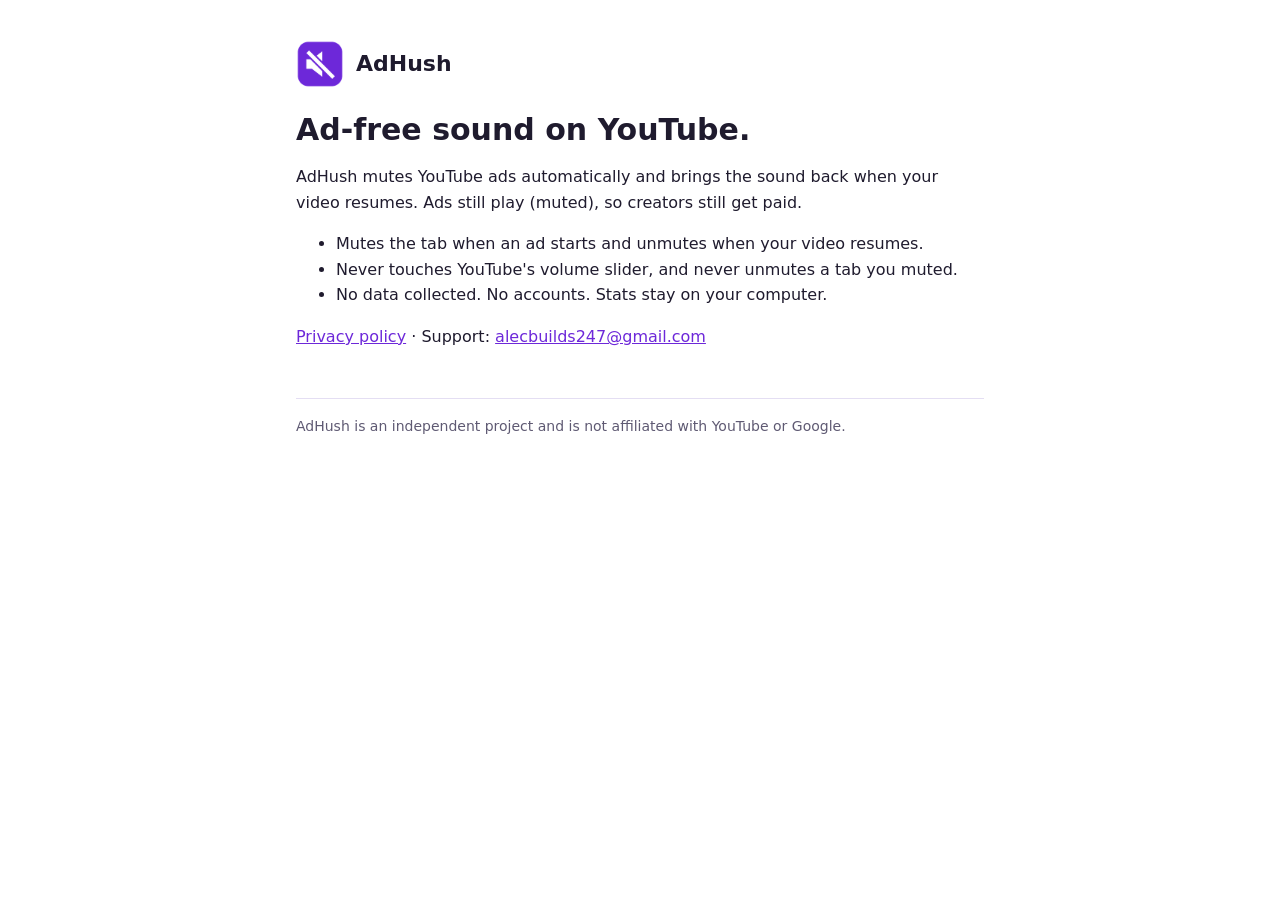
<file: index.html>
<!doctype html>
<html lang="en">
<head>
  <meta charset="utf-8">
  <meta name="viewport" content="width=device-width, initial-scale=1">
  <title>AdHush</title>
  <meta name="description" content="AdHush mutes YouTube ads automatically and brings the sound back when your video resumes.">
  <link rel="stylesheet" href="style.css">
  <link rel="icon" href="icon.png">
</head>
<body>
<main>
  <header><img src="icon.png" alt=""><a href="./">AdHush</a></header>
  <h1>Ad-free sound on YouTube.</h1>
  <p>AdHush mutes YouTube ads automatically and brings the sound back when your video resumes.
  Ads still play (muted), so creators still get paid.</p>
  <ul>
    <li>Mutes the tab when an ad starts and unmutes when your video resumes.</li>
    <li>Never touches YouTube's volume slider, and never unmutes a tab you muted.</li>
    <li>No data collected. No accounts. Stats stay on your computer.</li>
  </ul>
  <p><a href="privacy.html">Privacy policy</a> · Support: <a href="mailto:alecbuilds247@gmail.com">alecbuilds247@gmail.com</a></p>
  <footer>AdHush is an independent project and is not affiliated with YouTube or Google.</footer>
</main>
</body>
</html>
</file>
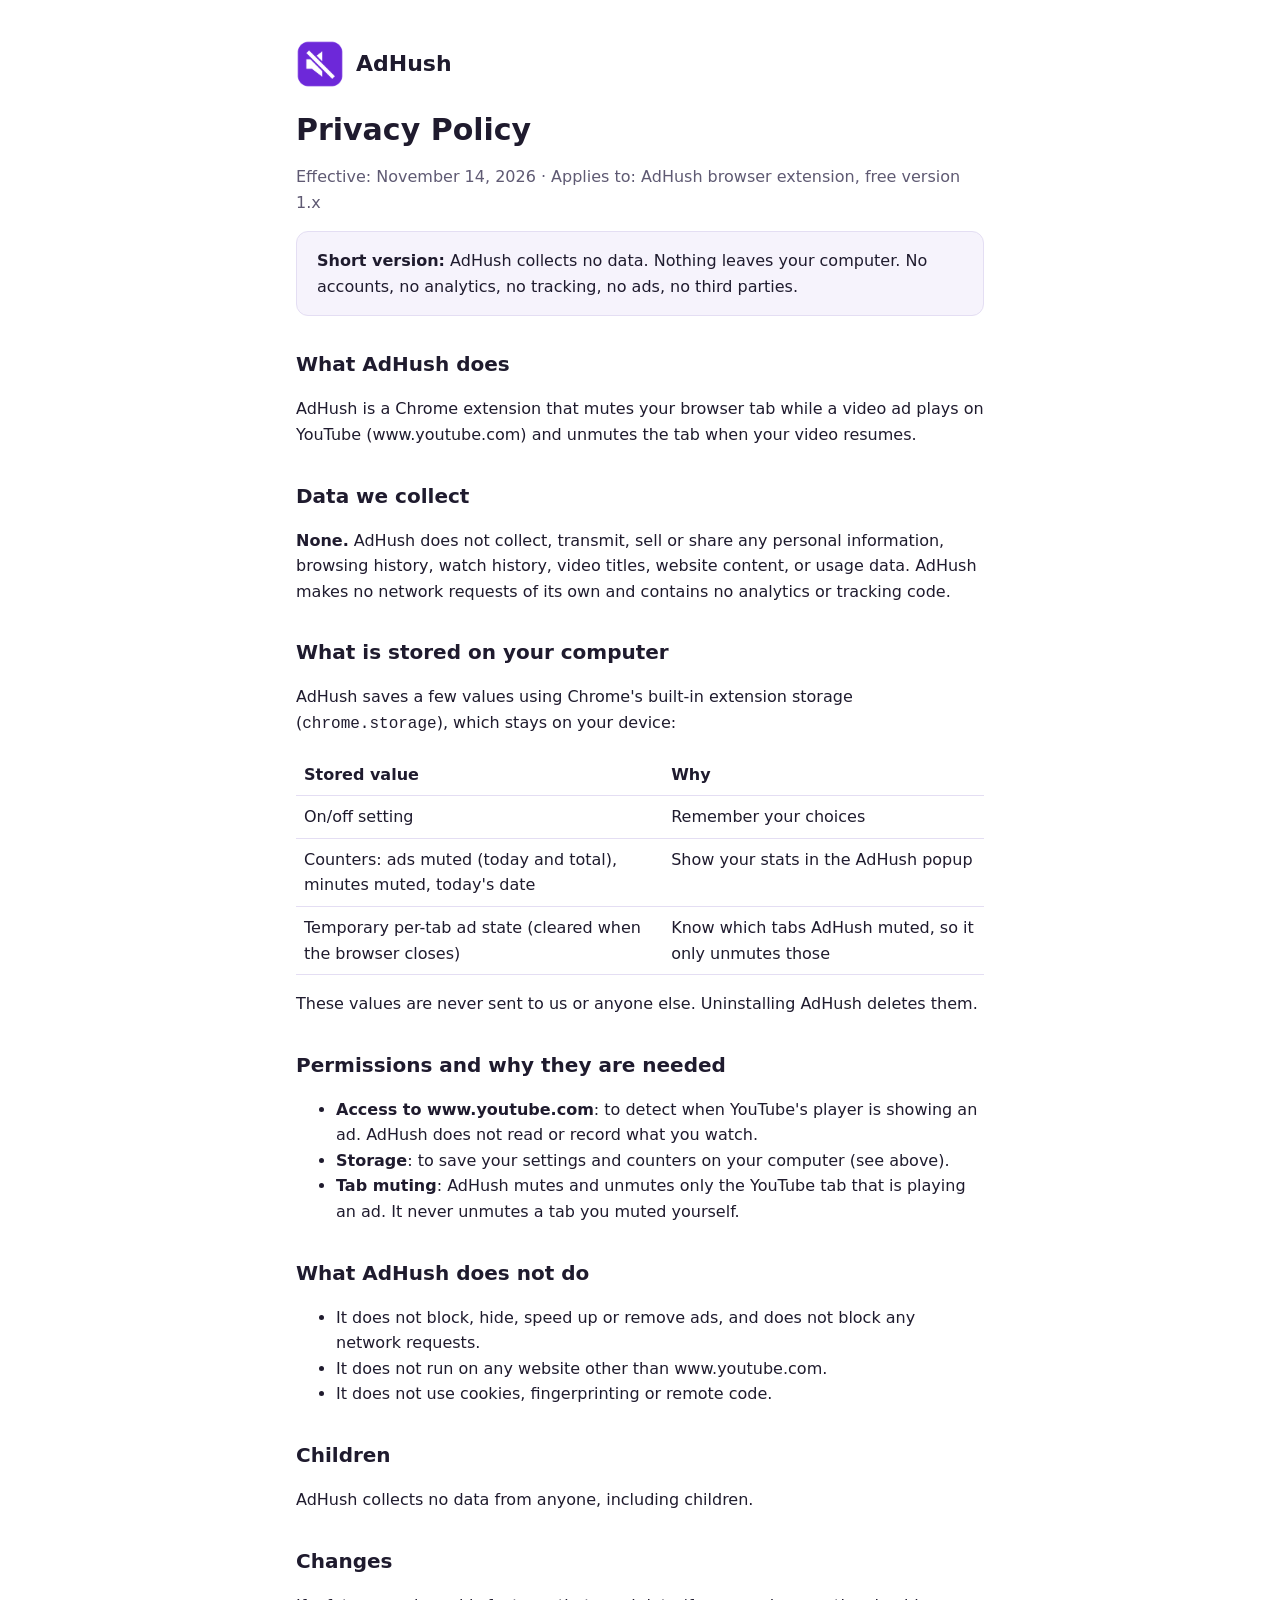
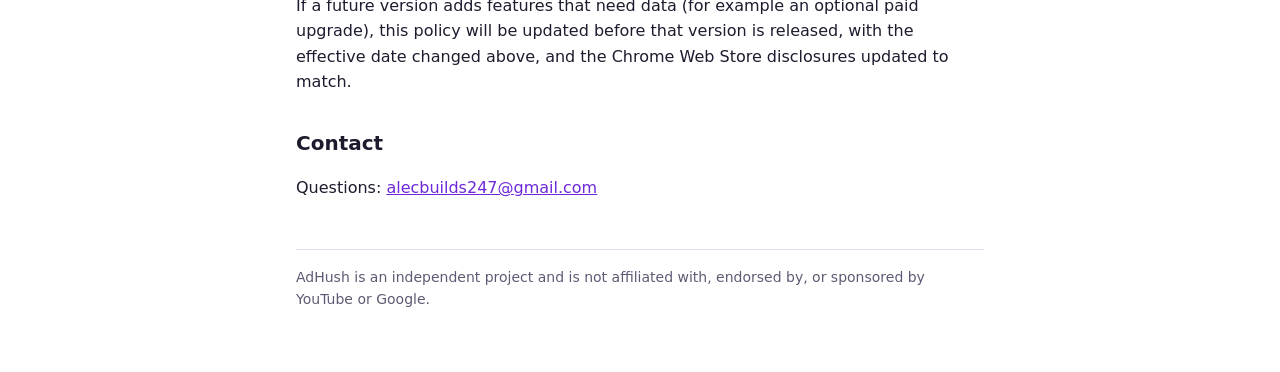
<file: privacy.html>
<!doctype html>
<html lang="en">
<head>
  <meta charset="utf-8">
  <meta name="viewport" content="width=device-width, initial-scale=1">
  <title>AdHush Privacy Policy</title>
  <meta name="description" content="AdHush does not collect, store remotely, sell or share any data.">
  <link rel="stylesheet" href="style.css">
  <link rel="icon" href="icon.png">
</head>
<body>
<main>
  <header><img src="icon.png" alt=""><a href="./">AdHush</a></header>

  <h1>Privacy Policy</h1>
  <p class="muted">Effective: November 14, 2026 · Applies to: AdHush browser extension, free version 1.x</p>

  <div class="card">
    <strong>Short version:</strong> AdHush collects no data. Nothing leaves your computer.
    No accounts, no analytics, no tracking, no ads, no third parties.
  </div>

  <h2>What AdHush does</h2>
  <p>AdHush is a Chrome extension that mutes your browser tab while a video ad plays on
  YouTube (www.youtube.com) and unmutes the tab when your video resumes.</p>

  <h2>Data we collect</h2>
  <p><strong>None.</strong> AdHush does not collect, transmit, sell or share any personal
  information, browsing history, watch history, video titles, website content, or usage
  data. AdHush makes no network requests of its own and contains no analytics or
  tracking code.</p>

  <h2>What is stored on your computer</h2>
  <p>AdHush saves a few values using Chrome's built-in extension storage
  (<code>chrome.storage</code>), which stays on your device:</p>
  <table>
    <tr><th>Stored value</th><th>Why</th></tr>
    <tr><td>On/off setting</td><td>Remember your choices</td></tr>
    <tr><td>Counters: ads muted (today and total), minutes muted, today's date</td><td>Show your stats in the AdHush popup</td></tr>
    <tr><td>Temporary per-tab ad state (cleared when the browser closes)</td><td>Know which tabs AdHush muted, so it only unmutes those</td></tr>
  </table>
  <p>These values are never sent to us or anyone else. Uninstalling AdHush deletes them.</p>

  <h2>Permissions and why they are needed</h2>
  <ul>
    <li><strong>Access to www.youtube.com</strong>: to detect when YouTube's player is showing an ad. AdHush does not read or record what you watch.</li>
    <li><strong>Storage</strong>: to save your settings and counters on your computer (see above).</li>
    <li><strong>Tab muting</strong>: AdHush mutes and unmutes only the YouTube tab that is playing an ad. It never unmutes a tab you muted yourself.</li>
  </ul>

  <h2>What AdHush does not do</h2>
  <ul>
    <li>It does not block, hide, speed up or remove ads, and does not block any network requests.</li>
    <li>It does not run on any website other than www.youtube.com.</li>
    <li>It does not use cookies, fingerprinting or remote code.</li>
  </ul>

  <h2>Children</h2>
  <p>AdHush collects no data from anyone, including children.</p>

  <h2>Changes</h2>
  <p>If a future version adds features that need data (for example an optional paid
  upgrade), this policy will be updated before that version is released, with the
  effective date changed above, and the Chrome Web Store disclosures updated to match.</p>

  <h2>Contact</h2>
  <p>Questions: <a href="mailto:alecbuilds247@gmail.com">alecbuilds247@gmail.com</a></p>

  <footer>AdHush is an independent project and is not affiliated with, endorsed by, or sponsored by YouTube or Google.</footer>
</main>
</body>
</html>
</file>
<file: style.css>
:root { --bg:#ffffff; --fg:#1f1b2e; --muted:#5f5a73; --accent:#6d28d9; --line:#e4def3; --card:#f6f3fc; }
@media (prefers-color-scheme: dark) {
  :root { --bg:#17151f; --fg:#f1eefb; --muted:#a9a3bd; --accent:#a78bfa; --line:#322d44; --card:#221f2e; }
}
* { box-sizing: border-box; }
body { margin:0; background:var(--bg); color:var(--fg); font:16px/1.6 system-ui,-apple-system,"Segoe UI",sans-serif; }
main { max-width: 720px; margin: 0 auto; padding: 40px 16px 64px; }
header { display:flex; align-items:center; gap:12px; margin-bottom:24px; }
header img { width:48px; height:48px; }
header a { color:inherit; text-decoration:none; font-weight:700; font-size:22px; }
h1 { font-size: 30px; line-height:1.2; margin: 0 0 8px; }
h2 { font-size: 20px; margin: 32px 0 8px; }
p, li { color: var(--fg); }
.muted { color: var(--muted); }
a { color: var(--accent); }
.card { background: var(--card); border:1px solid var(--line); border-radius:12px; padding:16px 20px; }
table { border-collapse: collapse; width: 100%; }
td, th { text-align:left; padding: 8px; border-bottom:1px solid var(--line); vertical-align: top; }
footer { margin-top:48px; padding-top:16px; border-top:1px solid var(--line); color:var(--muted); font-size:14px; }
</file>
